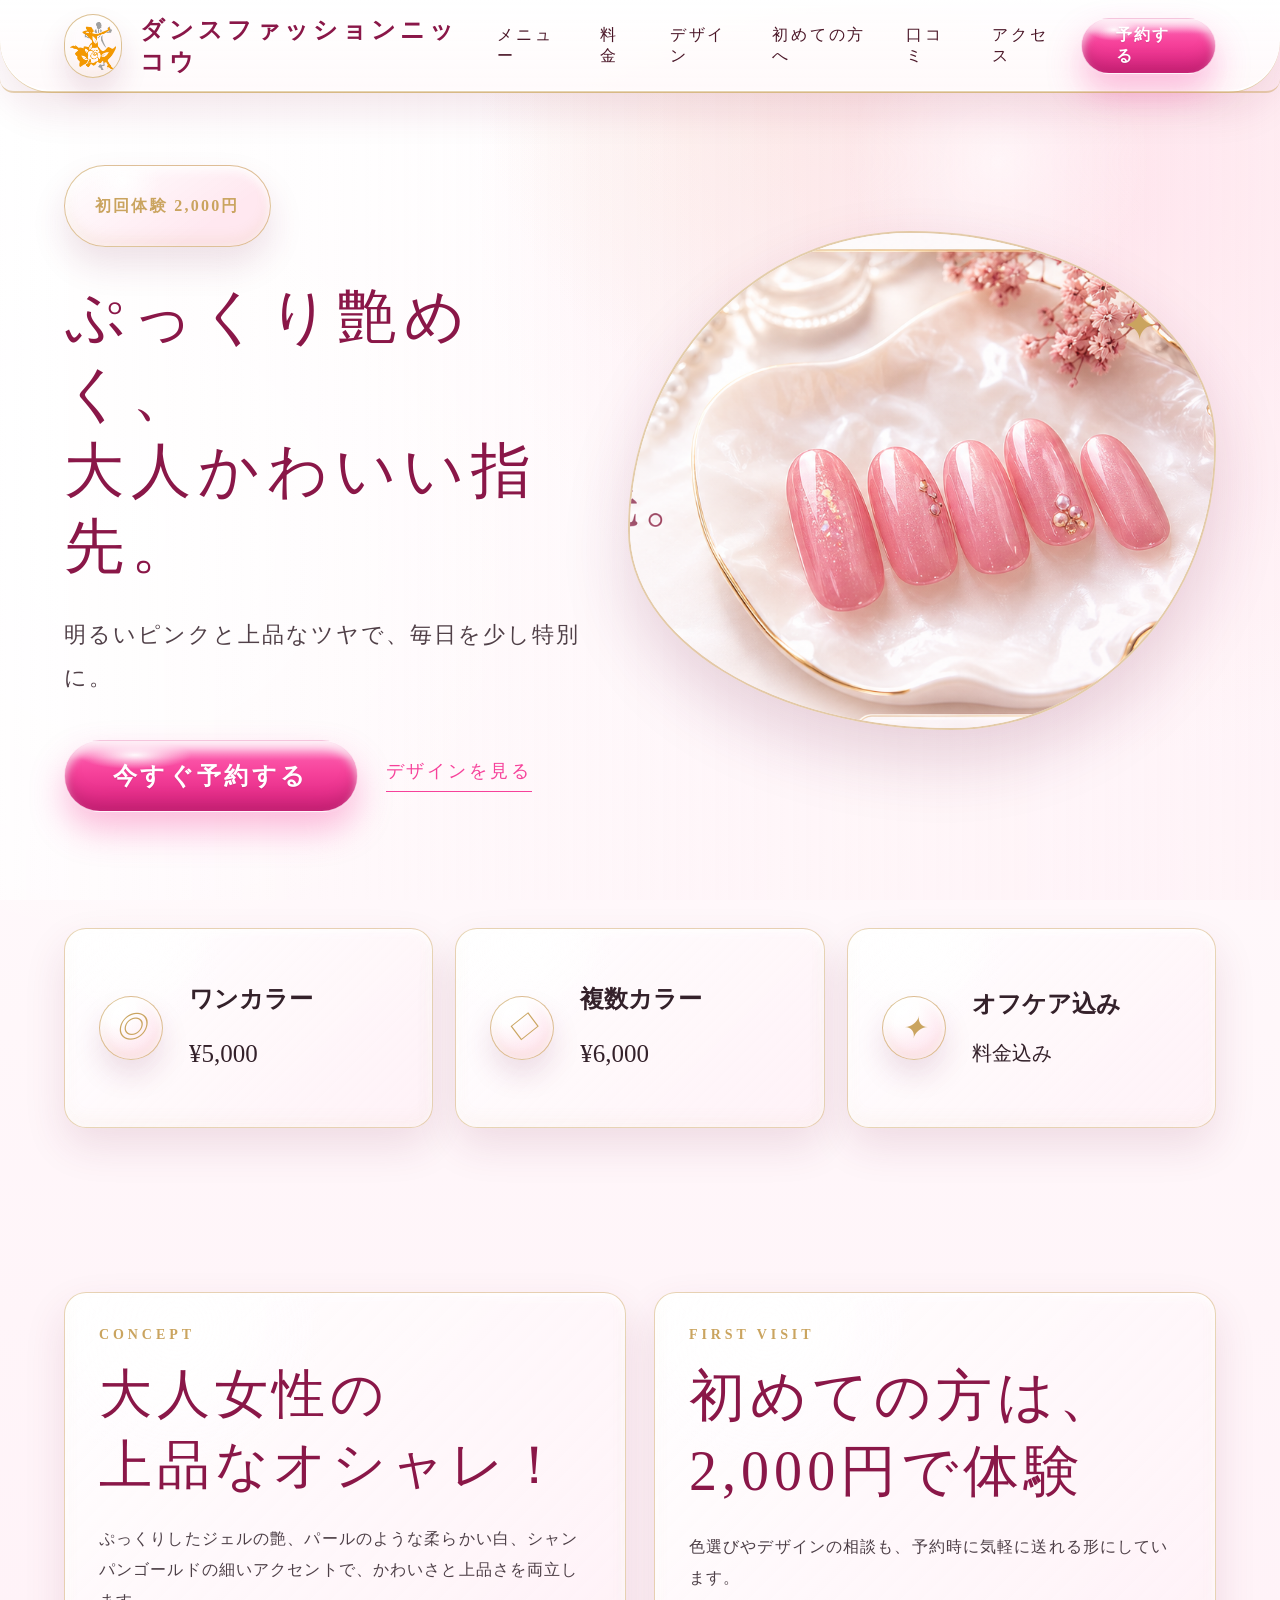
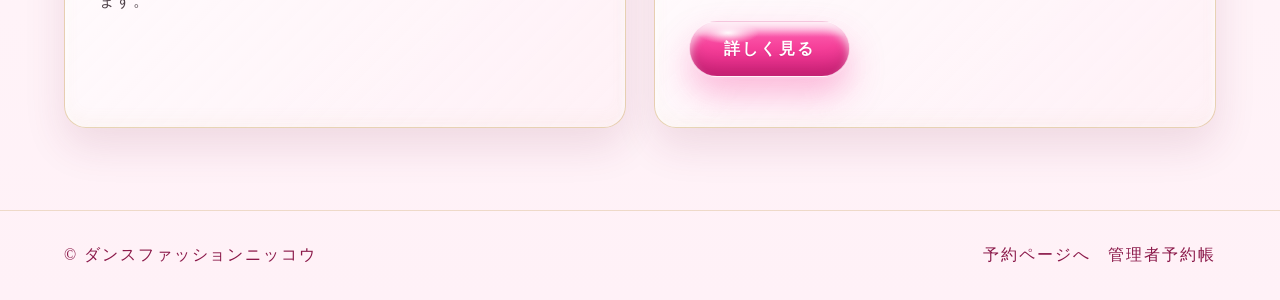
<file: index.html>
<!doctype html>
<html lang="ja">
<head>
  <meta charset="UTF-8">
  <meta name="viewport" content="width=device-width, initial-scale=1.0">
  <title>ダンスファッションニッコウ | 福岡県糟屋郡のジェルネイル</title>
  <meta name="description" content="福岡県糟屋郡のダンスファッションニッコウ。明るいピンクと上品なツヤのジェルネイルを、初回体験2,000円から予約できます。">
  <meta name="google-site-verification" content="tWA9K8xNEadjJimB8pBl8q5FpSUc28dDAjUXmprgNKQ">
  <link rel="canonical" href="https://nikko-gel-nail-site.vercel.app/">
  <link rel="stylesheet" href="styles.css">
  <script src="header-footer.js"></script>
</head>
<body>
<main>
  <section class="page hero">
    <div>
      <p class="badge">初回体験 2,000円</p>
      <h1>ぷっくり艶めく、<br>大人かわいい指先。</h1>
      <p class="lead">明るいピンクと上品なツヤで、毎日を少し特別に。</p>
      <div class="actions">
        <a class="gel-button" href="reserve.html">今すぐ予約する</a>
        <a class="text-link" href="gallery.html">デザインを見る</a>
      </div>
    </div>
    <div class="visual hero-visual">
      <div class="hero-photo-frame">
        <img src="images/hero-nails-plate.png" alt="パール皿に並んだピンクのジェルネイル">
      </div>
      <div class="spark">✦</div>
    </div>
  </section>

  <section class="page grid-3">
    <article class="card menu-card"><span class="icon">◎</span><div><h2>ワンカラー</h2><p class="menu-price">¥5,000</p></div></article>
    <article class="card menu-card"><span class="icon">◇</span><div><h2>複数カラー</h2><p class="menu-price">¥6,000</p></div></article>
    <article class="card menu-card"><span class="icon">✦</span><div><h2>オフケア込み</h2><p class="menu-note">料金込み</p></div></article>
  </section>

  <section class="page grid-2">
    <article class="card">
      <p class="kicker">Concept</p>
      <h2 class="section-title concept-title">大人女性の<br>上品なオシャレ！</h2>
      <p class="body-copy">ぷっくりしたジェルの艶、パールのような柔らかい白、シャンパンゴールドの細いアクセントで、かわいさと上品さを両立します。</p>
    </article>
    <article class="card">
      <p class="kicker">First Visit</p>
      <h2 class="section-title">初めての方は、<br>2,000円で体験</h2>
      <p class="body-copy">色選びやデザインの相談も、予約時に気軽に送れる形にしています。</p>
      <p style="margin-top:28px"><a class="gel-button" href="first.html">詳しく見る</a></p>
    </article>
  </section>
</main>
</body>
</html>
</file>
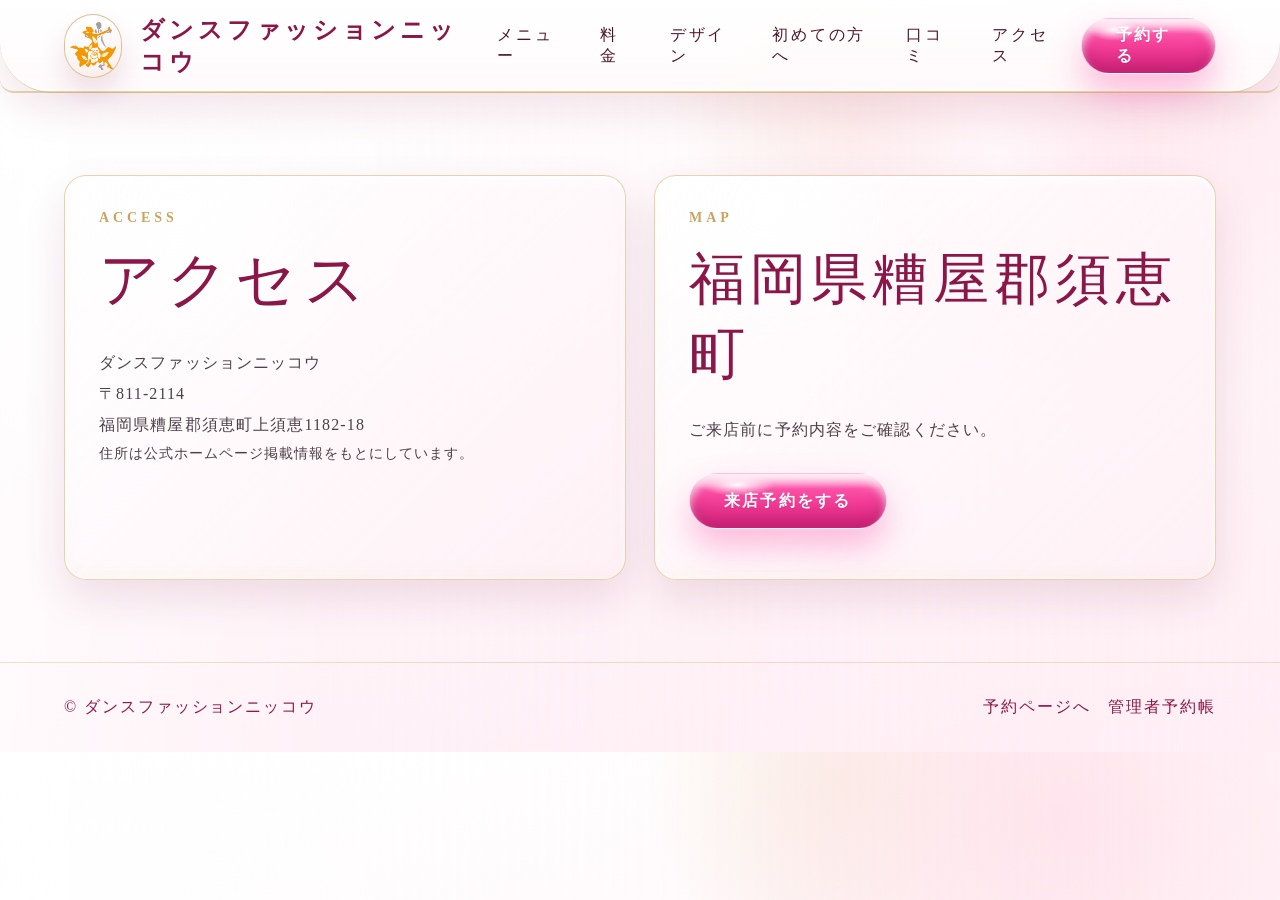
<file: access.html>
<!doctype html>
<html lang="ja">
<head>
  <meta charset="UTF-8">
  <meta name="viewport" content="width=device-width, initial-scale=1.0">
  <title>アクセス | ダンスファッションニッコウ</title>
  <meta name="description" content="ダンスファッションニッコウへのアクセス。福岡県糟屋郡須恵町でジェルネイルの予約を受け付けています。">
  <link rel="canonical" href="https://nikko-gel-nail-site.vercel.app/access.html">
  <link rel="stylesheet" href="styles.css">
  <script src="header-footer.js"></script>
</head>
<body>
<main class="page grid-2">
  <article class="card">
    <p class="kicker">Access</p>
    <h1>アクセス</h1>
    <p class="body-copy">ダンスファッションニッコウ<br>〒811-2114<br>福岡県糟屋郡須恵町上須恵1182-18</p>
    <p class="body-copy" style="font-size:14px">住所は公式ホームページ掲載情報をもとにしています。</p>
  </article>
  <article class="card">
    <p class="kicker">Map</p>
    <h2 class="section-title">福岡県糟屋郡須恵町</h2>
    <p class="body-copy">ご来店前に予約内容をご確認ください。</p>
    <p style="margin-top:28px"><a class="gel-button" href="reserve.html">来店予約をする</a></p>
  </article>
</main>
</body>
</html>
</file>
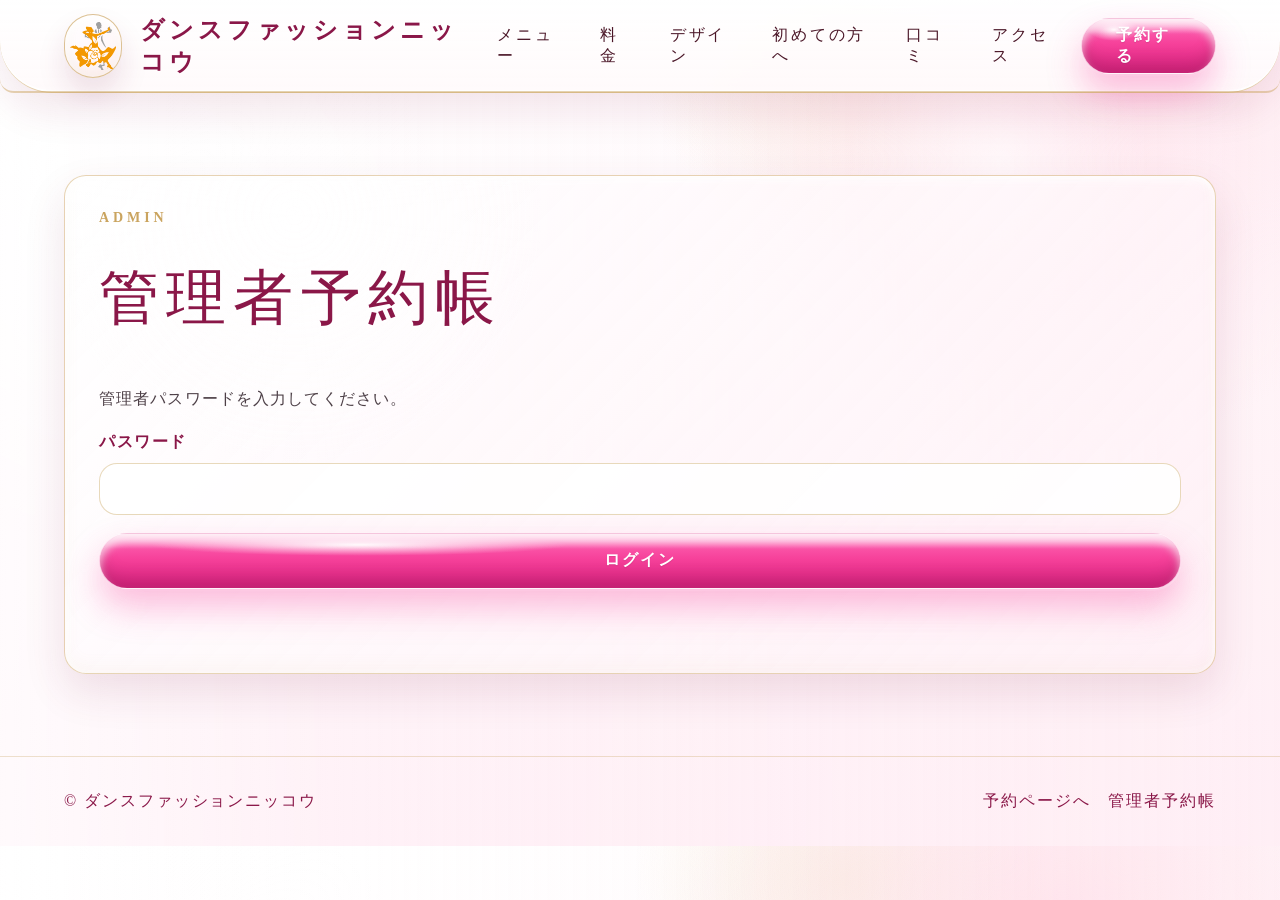
<file: admin-reservations.html>
<!doctype html>
<html lang="ja">
  <head>
    <meta charset="UTF-8">
    <meta name="viewport" content="width=device-width, initial-scale=1.0">
    <title>管理者予約帳 | ダンスファッションニッコウ</title>
    <link rel="stylesheet" href="styles.css">
    <script src="header-footer.js"></script>
  </head>
  <body>
    <main class="page">
      <section id="loginBox" class="card form">
        <p class="kicker">Admin</p>
        <h1>管理者予約帳</h1>
        <p class="body-copy">管理者パスワードを入力してください。</p>
        <label>パスワード<input id="adminPassword" type="password"></label>
        <button id="loginButton" class="gel-button" type="button">ログイン</button>
        <p id="loginMessage" class="message danger"></p>
      </section>

      <section id="adminApp" style="display:none">
        <div class="grid-2">
          <form class="card form">
            <p class="kicker">Add</p>
            <h2 class="section-title">電話予約・受付停止を追加</h2>
            <label>日付<input id="adminDate" type="date"></label>
            <label>時間<select id="adminStartTime"></select></label>
            <label>種別<select id="adminStatus"><option value="reserved">予約済み</option><option value="blocked">受付停止</option></select></label>
            <label>メニュー<select id="adminMenu"><option value="trial">体験ジェルネイル</option><option value="repeat">2回目以降のお客様</option></select></label>
            <label>名前<input id="adminName" placeholder="電話予約の場合のみ"></label>
            <label>電話番号<input id="adminPhone" placeholder="電話予約の場合のみ"></label>
            <label>備考<textarea id="adminNote" rows="3"></textarea></label>
            <label>管理者メモ<textarea id="adminMemo" rows="3"></textarea></label>
            <button id="addAdminReservation" class="gel-button" type="button">追加する</button>
            <p id="adminMessage" class="message"></p>
          </form>
          <div class="card">
            <p class="kicker">Rule</p>
            <h2 class="section-title">予約ルール</h2>
            <p class="body-copy">管理者は当日、60日より先、土日祝の電話予約も手入力できます。</p>
            <p class="body-copy">ただし、同じ日時の二重予約と受付停止枠への追加はできません。</p>
          </div>
        </div>
        <section class="card" style="margin-top:28px">
          <p class="kicker">List</p>
          <h2 class="section-title">予約一覧</h2>
          <div class="table-wrap"><table><thead><tr><th>日付</th><th>時間</th><th>名前</th><th>電話</th><th>メニュー</th><th>備考</th><th>管理メモ</th><th>状態</th><th>操作</th></tr></thead><tbody id="reservationRows"></tbody></table></div>
        </section>
      </section>
    </main>
    <script src="admin-reservations.js"></script>
  </body>
</html>
</file>
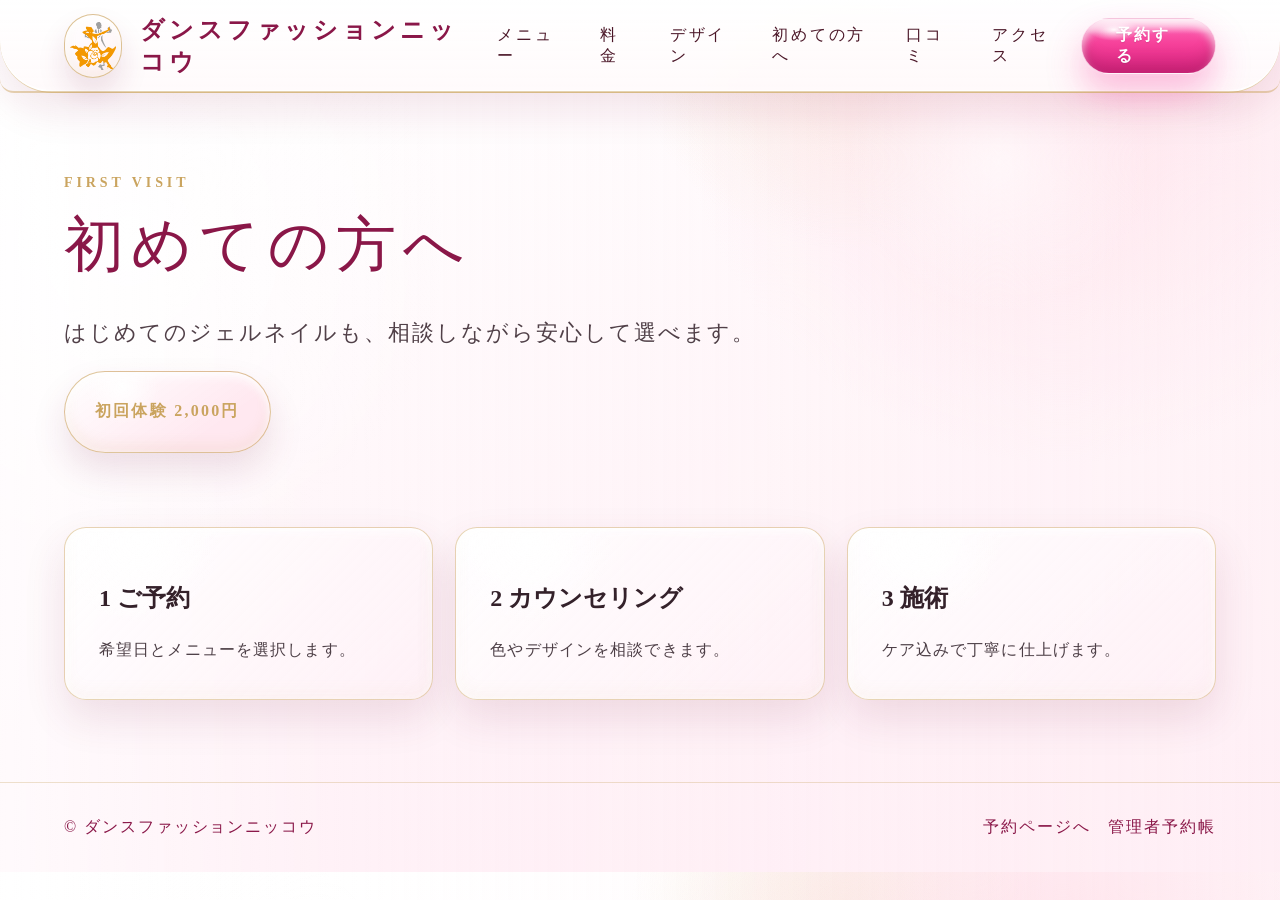
<file: first.html>
<!doctype html>
<html lang="ja">
<head>
  <meta charset="UTF-8">
  <meta name="viewport" content="width=device-width, initial-scale=1.0">
  <title>初めての方へ | ダンスファッションニッコウ</title>
  <meta name="description" content="初めての方はジェルネイルを2,000円で体験できます。予約、カウンセリング、施術の流れを紹介します。">
  <link rel="canonical" href="https://nikko-gel-nail-site.vercel.app/first.html">
  <link rel="stylesheet" href="styles.css">
  <script src="header-footer.js"></script>
</head>
<body>
<main class="page">
  <p class="kicker">First Visit</p>
  <h1>初めての方へ</h1>
  <p class="lead">はじめてのジェルネイルも、相談しながら安心して選べます。</p>
  <p class="badge">初回体験 2,000円</p>
  <div class="grid-3" style="margin-top:42px">
    <article class="card"><h2>1 ご予約</h2><p class="body-copy">希望日とメニューを選択します。</p></article>
    <article class="card"><h2>2 カウンセリング</h2><p class="body-copy">色やデザインを相談できます。</p></article>
    <article class="card"><h2>3 施術</h2><p class="body-copy">ケア込みで丁寧に仕上げます。</p></article>
  </div>
</main>
</body>
</html>
</file>
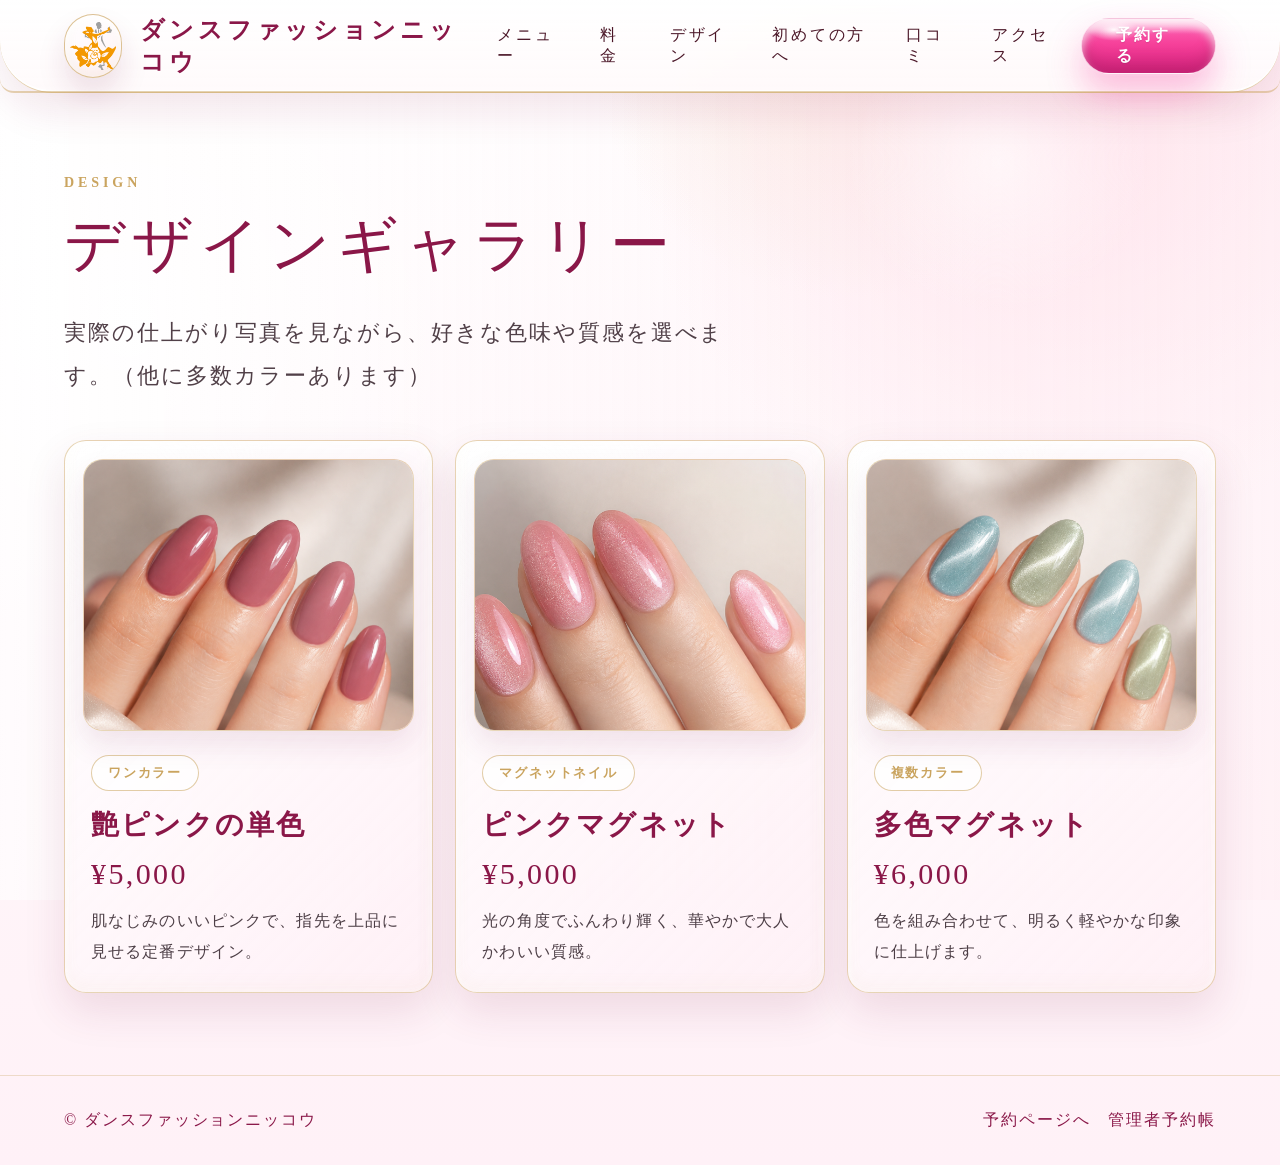
<file: gallery.html>
<!doctype html>
<html lang="ja">
<head>
  <meta charset="UTF-8">
  <meta name="viewport" content="width=device-width, initial-scale=1.0">
  <title>デザインギャラリー | ダンスファッションニッコウ</title>
  <meta name="description" content="ワンカラー、ピンクマグネット、多色マグネットなど、ダンスファッションニッコウのジェルネイルデザイン写真を掲載しています。">
  <link rel="canonical" href="https://nikko-gel-nail-site.vercel.app/gallery.html">
  <link rel="stylesheet" href="styles.css">
  <script src="header-footer.js"></script>
</head>
<body>
<main class="page">
  <p class="kicker">Design</p>
  <h1>デザインギャラリー</h1>
  <p class="lead">実際の仕上がり写真を見ながら、好きな色味や質感を選べます。（他に多数カラーあります）</p>

  <div class="grid-3 photo-gallery" style="margin-top:42px">
    <article class="card photo-card">
      <div class="photo-frame"><img src="images/one-color.png" alt="ピンクのワンカラージェルネイル"></div>
      <div class="photo-copy"><p class="photo-label">ワンカラー</p><h2>艶ピンクの単色</h2><p class="photo-price">¥5,000</p><p class="body-copy">肌なじみのいいピンクで、指先を上品に見せる定番デザイン。</p></div>
    </article>
    <article class="card photo-card">
      <div class="photo-frame"><img class="rotate-180" src="images/pink-magnet.png" alt="ピンクマグネットネイル"></div>
      <div class="photo-copy"><p class="photo-label">マグネットネイル</p><h2>ピンクマグネット</h2><p class="photo-price">¥5,000</p><p class="body-copy">光の角度でふんわり輝く、華やかで大人かわいい質感。</p></div>
    </article>
    <article class="card photo-card">
      <div class="photo-frame"><img src="images/multi-color.png" alt="ブルーとグリーンの多色マグネットネイル"></div>
      <div class="photo-copy"><p class="photo-label">複数カラー</p><h2>多色マグネット</h2><p class="photo-price">¥6,000</p><p class="body-copy">色を組み合わせて、明るく軽やかな印象に仕上げます。</p></div>
    </article>
  </div>
</main>
</body>
</html>
</file>
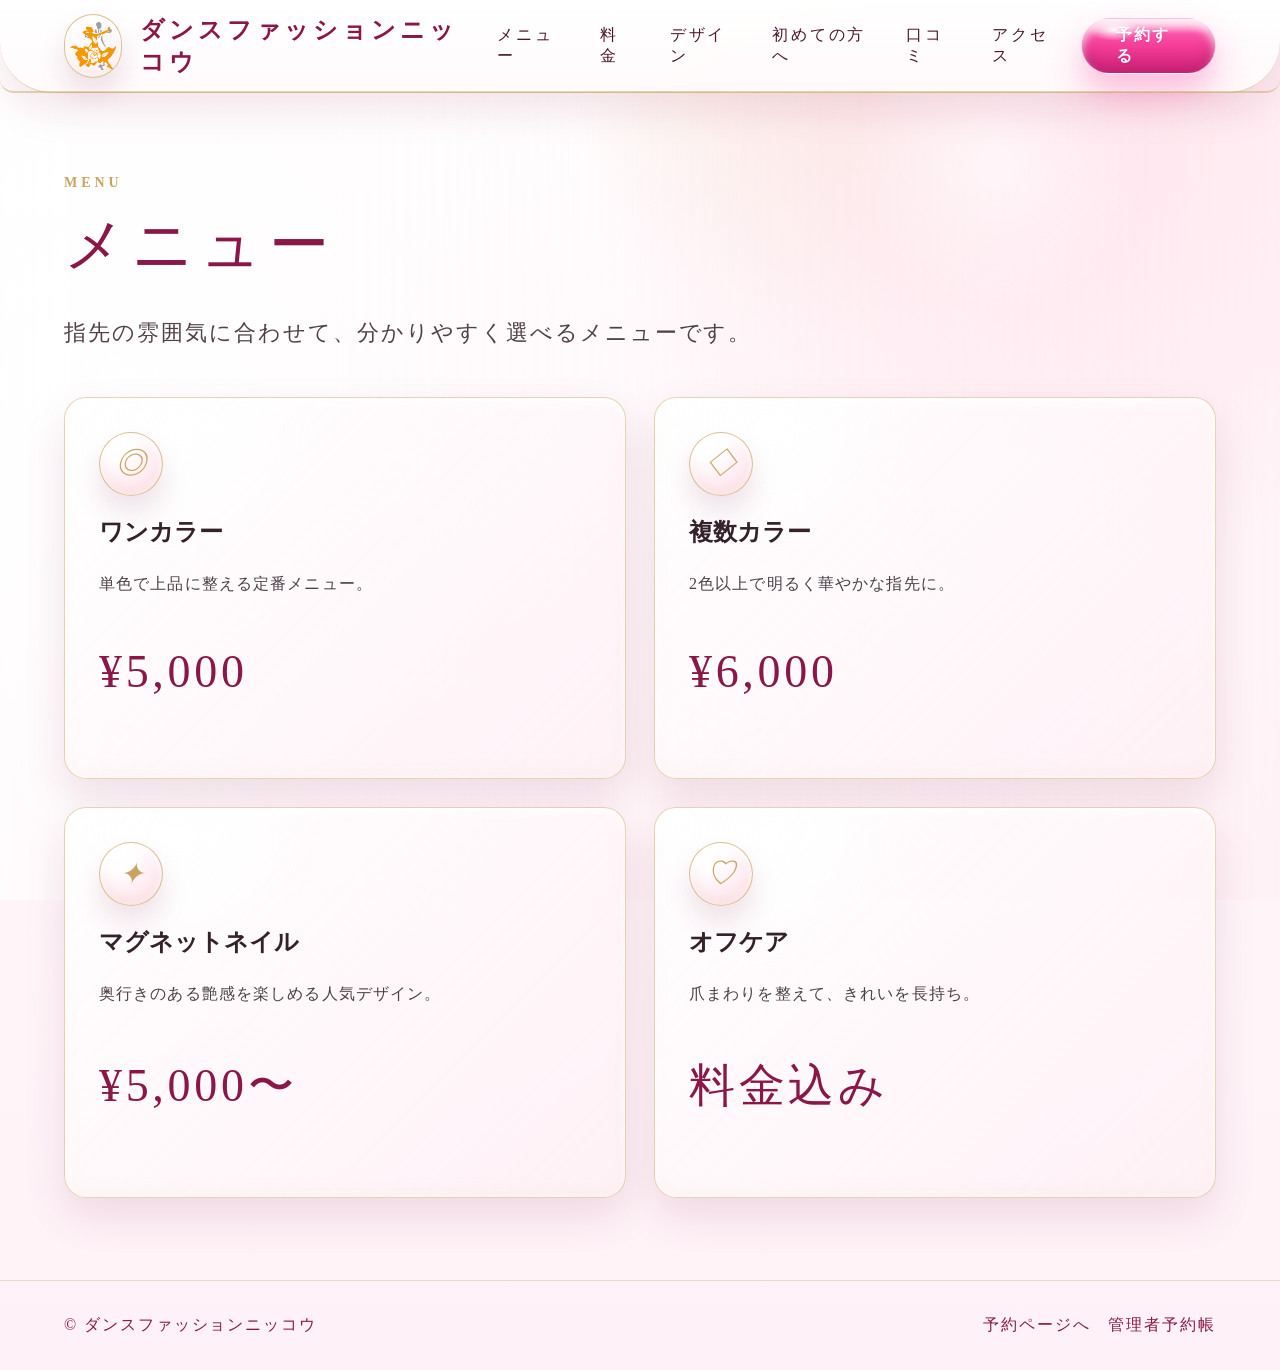
<file: menu.html>
<!doctype html>
<html lang="ja">
<head>
  <meta charset="UTF-8">
  <meta name="viewport" content="width=device-width, initial-scale=1.0">
  <title>メニュー | ダンスファッションニッコウ</title>
  <meta name="description" content="ダンスファッションニッコウのジェルネイルメニュー。ワンカラー、複数カラー、マグネットネイル、オフケア込み。">
  <link rel="canonical" href="https://nikko-gel-nail-site.vercel.app/menu.html">
  <link rel="stylesheet" href="styles.css">
  <script src="header-footer.js"></script>
</head>
<body>
<main class="page">
  <p class="kicker">Menu</p>
  <h1>メニュー</h1>
  <p class="lead">指先の雰囲気に合わせて、分かりやすく選べるメニューです。</p>
  <div class="grid-2" style="margin-top:42px">
    <article class="card"><span class="icon">◎</span><h2>ワンカラー</h2><p class="body-copy">単色で上品に整える定番メニュー。</p><p class="price">¥5,000</p></article>
    <article class="card"><span class="icon">◇</span><h2>複数カラー</h2><p class="body-copy">2色以上で明るく華やかな指先に。</p><p class="price">¥6,000</p></article>
    <article class="card"><span class="icon">✦</span><h2>マグネットネイル</h2><p class="body-copy">奥行きのある艶感を楽しめる人気デザイン。</p><p class="price">¥5,000〜</p></article>
    <article class="card"><span class="icon">♡</span><h2>オフケア</h2><p class="body-copy">爪まわりを整えて、きれいを長持ち。</p><p class="price">料金込み</p></article>
  </div>
</main>
</body>
</html>
</file>
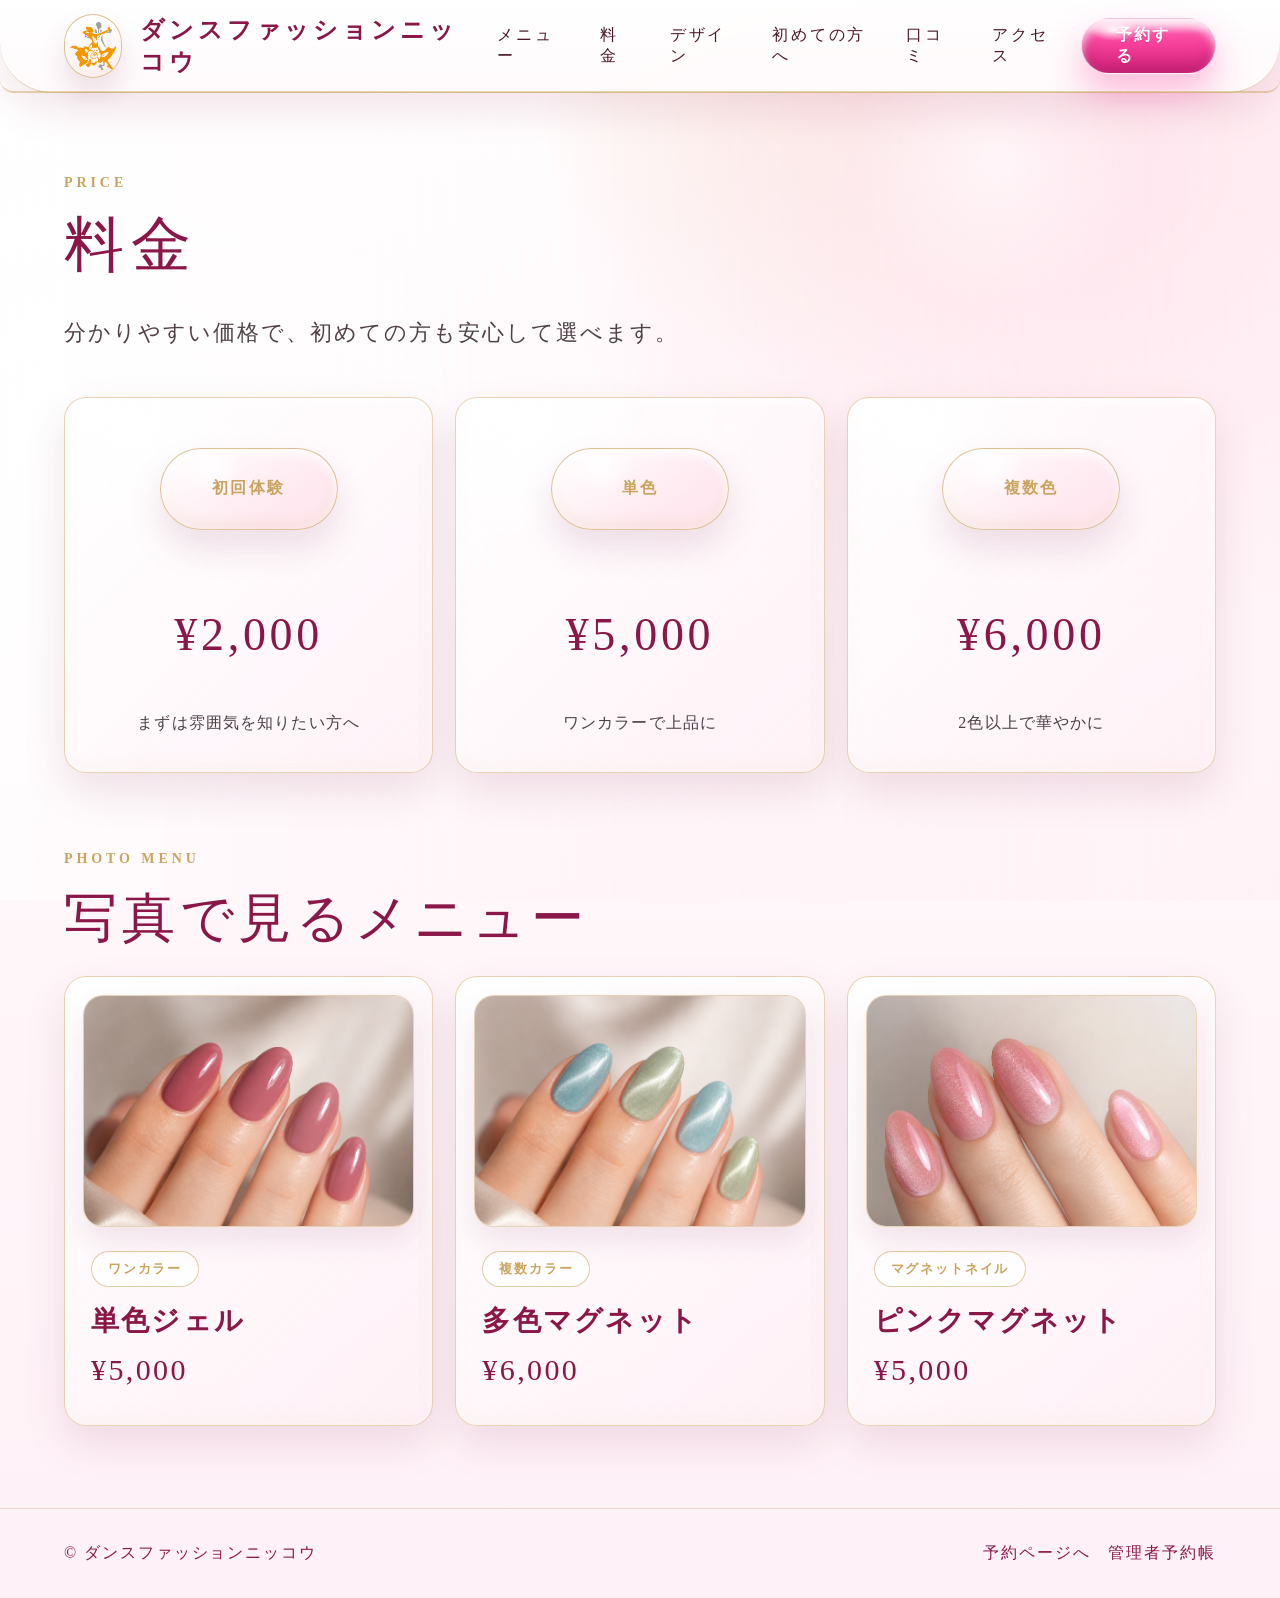
<file: price.html>
<!doctype html>
<html lang="ja">
<head>
  <meta charset="UTF-8">
  <meta name="viewport" content="width=device-width, initial-scale=1.0">
  <title>料金 | ダンスファッションニッコウ</title>
  <meta name="description" content="ジェルネイル料金は初回体験2,000円、単色5,000円、複数色6,000円。写真付きでメニューを確認できます。">
  <link rel="canonical" href="https://nikko-gel-nail-site.vercel.app/price.html">
  <link rel="stylesheet" href="styles.css">
  <script src="header-footer.js"></script>
</head>
<body>
<main class="page">
  <p class="kicker">Price</p>
  <h1>料金</h1>
  <p class="lead">分かりやすい価格で、初めての方も安心して選べます。</p>

  <div class="grid-3" style="margin-top:42px">
    <article class="card" style="text-align:center"><p class="badge">初回体験</p><p class="price">¥2,000</p><p class="body-copy">まずは雰囲気を知りたい方へ</p></article>
    <article class="card" style="text-align:center"><p class="badge">単色</p><p class="price">¥5,000</p><p class="body-copy">ワンカラーで上品に</p></article>
    <article class="card" style="text-align:center"><p class="badge">複数色</p><p class="price">¥6,000</p><p class="body-copy">2色以上で華やかに</p></article>
  </div>

  <section class="price-photo-section">
    <p class="kicker">Photo Menu</p>
    <h2 class="section-title concept-title">写真で見るメニュー</h2>
    <div class="grid-3 photo-gallery">
      <article class="card photo-card compact">
        <div class="photo-frame"><img src="images/one-color.png" alt="ピンクのワンカラージェルネイル"></div>
        <div class="photo-copy"><p class="photo-label">ワンカラー</p><h3>単色ジェル</h3><p class="photo-price">¥5,000</p></div>
      </article>
      <article class="card photo-card compact">
        <div class="photo-frame"><img src="images/multi-color.png" alt="ブルーとグリーンの複数カラージェルネイル"></div>
        <div class="photo-copy"><p class="photo-label">複数カラー</p><h3>多色マグネット</h3><p class="photo-price">¥6,000</p></div>
      </article>
      <article class="card photo-card compact">
        <div class="photo-frame"><img class="rotate-180" src="images/pink-magnet.png" alt="ピンクマグネットネイル"></div>
        <div class="photo-copy"><p class="photo-label">マグネットネイル</p><h3>ピンクマグネット</h3><p class="photo-price">¥5,000</p></div>
      </article>
    </div>
  </section>
</main>
</body>
</html>
</file>
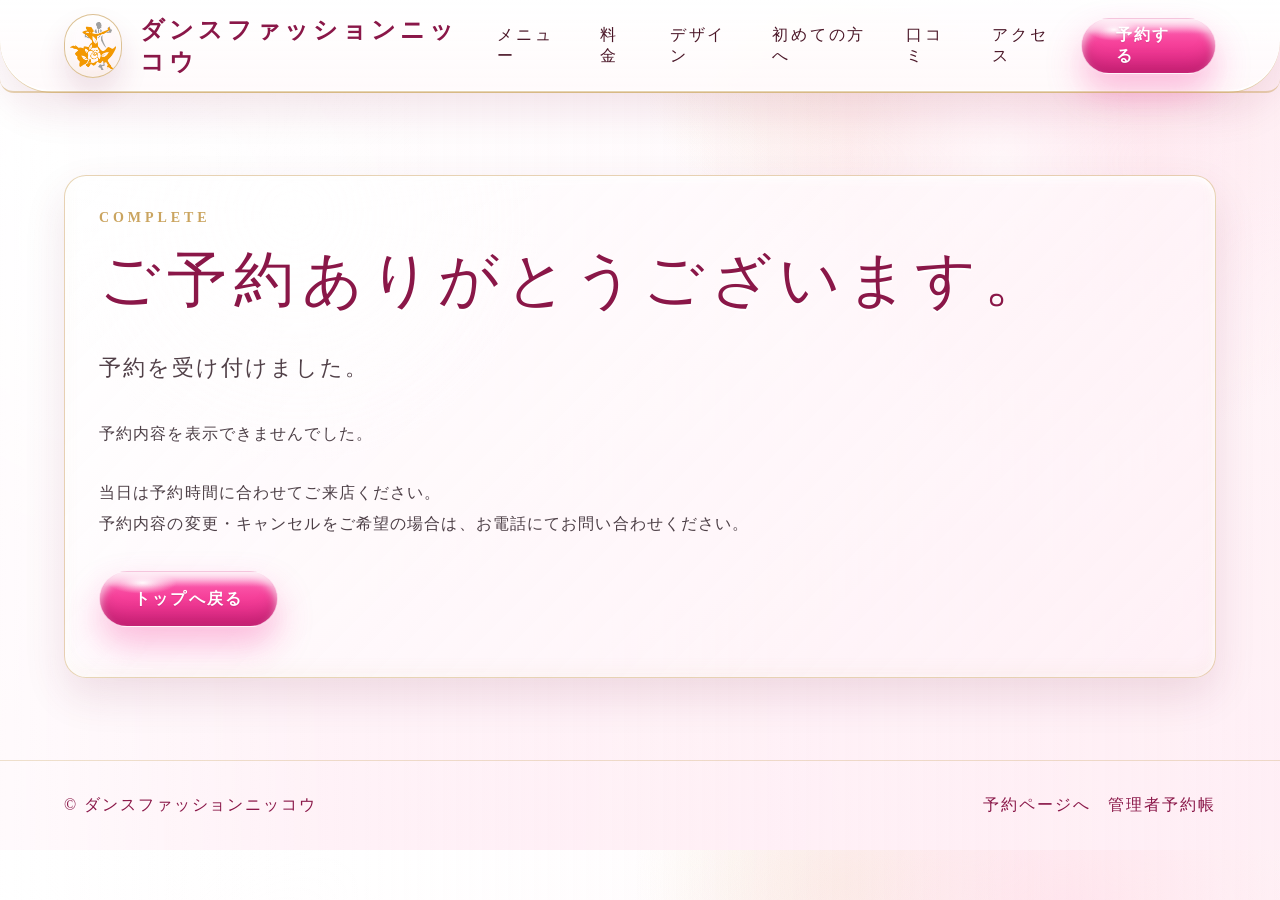
<file: reserve-complete.html>
<!doctype html>
<html lang="ja">
  <head>
    <meta charset="UTF-8">
    <meta name="viewport" content="width=device-width, initial-scale=1.0">
    <title>予約完了 | ダンスファッションニッコウ</title>
    <meta name="description" content="ダンスファッションニッコウのジェルネイル予約完了ページです。">
    <meta name="robots" content="noindex">
    <link rel="stylesheet" href="styles.css">
    <script src="header-footer.js"></script>
  </head>
  <body>
    <main class="page">
      <section class="card">
        <p class="kicker">Complete</p>
        <h1>ご予約ありがとうございます。</h1>
        <p class="lead">予約を受け付けました。</p>
        <div id="completeDetails" class="body-copy" style="margin-top:28px"></div>
        <p class="body-copy" style="margin-top:28px">当日は予約時間に合わせてご来店ください。</p>
        <p class="body-copy">予約内容の変更・キャンセルをご希望の場合は、お電話にてお問い合わせください。</p>
        <p style="margin-top:32px"><a class="gel-button" href="index.html">トップへ戻る</a></p>
      </section>
    </main>
    <script>
      const data = JSON.parse(sessionStorage.getItem("lastReservation") || "{}");
      const labels = { trial: "体験ジェルネイル", repeat: "2回目以降のお客様" };
      document.getElementById("completeDetails").innerHTML = data.date
        ? `<p>予約日時：${data.date} ${data.startTime}〜${data.endTime}</p><p>メニュー：${labels[data.menuType] || data.menuType}</p><p>お名前：${data.customerName}</p>`
        : "<p>予約内容を表示できませんでした。</p>";
    </script>
  </body>
</html>
</file>
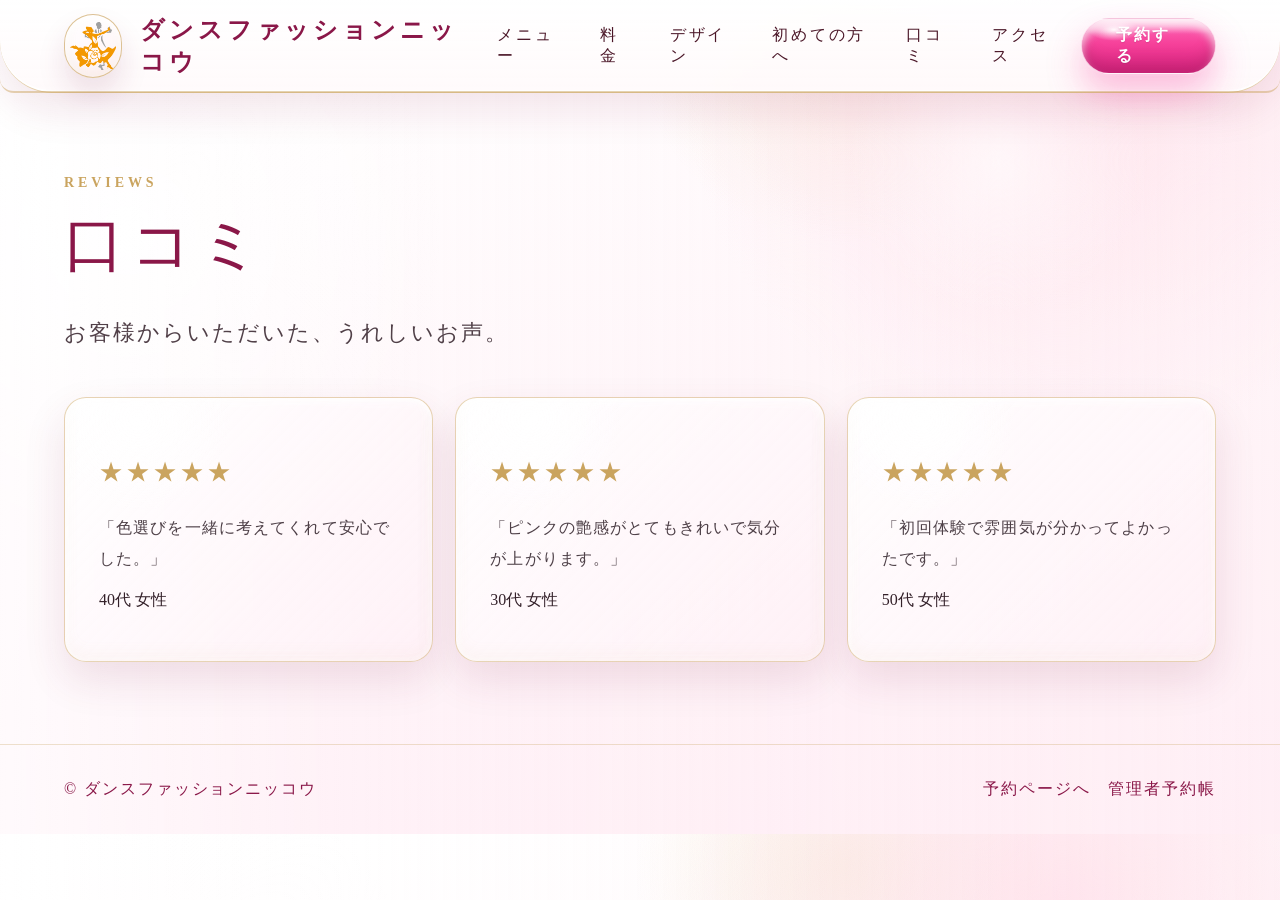
<file: reviews.html>
<!doctype html>
<html lang="ja">
<head>
  <meta charset="UTF-8">
  <meta name="viewport" content="width=device-width, initial-scale=1.0">
  <title>口コミ | ダンスファッションニッコウ</title>
  <meta name="description" content="ダンスファッションニッコウのジェルネイルをご利用いただいたお客様の声を紹介します。">
  <link rel="canonical" href="https://nikko-gel-nail-site.vercel.app/reviews.html">
  <link rel="stylesheet" href="styles.css">
  <script src="header-footer.js"></script>
</head>
<body>
<main class="page">
  <p class="kicker">Reviews</p>
  <h1>口コミ</h1>
  <p class="lead">お客様からいただいた、うれしいお声。</p>
  <div class="grid-3" style="margin-top:42px">
    <article class="card"><p class="stars">★★★★★</p><p class="body-copy">「色選びを一緒に考えてくれて安心でした。」</p><p>40代 女性</p></article>
    <article class="card"><p class="stars">★★★★★</p><p class="body-copy">「ピンクの艶感がとてもきれいで気分が上がります。」</p><p>30代 女性</p></article>
    <article class="card"><p class="stars">★★★★★</p><p class="body-copy">「初回体験で雰囲気が分かってよかったです。」</p><p>50代 女性</p></article>
  </div>
</main>
</body>
</html>
</file>
<file: styles.css>
:root {
  --pearl: #fffafb;
  --blush: #ffe6ef;
  --pink: #f6419a;
  --pink-deep: #d81f7d;
  --rose: #8a1748;
  --gold: #caa45f;
  --gold-soft: #efd5a8;
  --cocoa: #34212a;
  --mist: rgba(255, 244, 248, .82);
}
* { box-sizing: border-box; }
html { scroll-behavior: smooth; }
body {
  margin: 0;
  background:
    radial-gradient(circle at 83% 9%, rgba(255, 225, 234, .92), transparent 29%),
    radial-gradient(circle at 66% 4%, rgba(238, 213, 168, .32), transparent 18%),
    radial-gradient(circle at 10% 28%, rgba(255, 255, 255, .96), transparent 24%),
    linear-gradient(180deg, #fff 0%, #fff7fa 54%, #fff1f7 100%);
  color: var(--cocoa);
  font-family: "Hiragino Mincho ProN", "Yu Mincho", "YuMincho", serif;
}
body::before {
  content: "";
  position: fixed;
  inset: 0;
  pointer-events: none;
  background:
    radial-gradient(circle at 78% 18%, rgba(255,255,255,.62), transparent 12%),
    linear-gradient(90deg, rgba(255,255,255,.62), transparent 28%, rgba(255,232,240,.28));
  z-index: -1;
}
a { color: inherit; text-decoration: none; }
.header {
  position: sticky; top: 0; z-index: 10;
  border-bottom: 1px solid rgba(202,164,95,.52);
  border-radius: 0 0 52px 52px;
  background: linear-gradient(180deg, rgba(255,255,255,.96), rgba(255,250,251,.92));
  box-shadow: 0 18px 38px rgba(138,23,72,.1), inset 0 -2px 0 rgba(255,255,255,.92);
  backdrop-filter: blur(18px);
}
.header::after {
  content: "";
  position: absolute;
  left: 0;
  right: 0;
  bottom: -1px;
  height: 12px;
  border-bottom: 2px solid rgba(202,164,95,.48);
  border-radius: 0 0 54px 54px;
  pointer-events: none;
}
.header-inner {
  display: flex; align-items: center; justify-content: space-between; gap: 24px;
  max-width: 1460px; min-height: 92px; margin: 0 auto; padding: 0 64px;
}
.brand { display: flex; align-items: center; gap: 18px; color: var(--rose); font-size: 24px; font-weight: 700; letter-spacing: .16em; text-shadow: 0 1px 0 #fff; }
.mark, .icon {
  display: grid; place-items: center; width: 64px; height: 64px;
  border: 1px solid rgba(202,164,95,.65); border-radius: 999px;
  background:
    radial-gradient(circle at 30% 18%, #fff, rgba(255,255,255,.86) 24%, #ffe9f1 68%),
    linear-gradient(145deg, #fff, #fde4ed);
  color: var(--gold); box-shadow: inset 0 4px 10px #fff, inset 0 -5px 12px rgba(202,164,95,.12), 0 16px 28px rgba(122,33,75,.13);
  font-size: 30px; font-style: italic;
}
.logo-mark {
  overflow: hidden;
  padding: 5px;
  background: linear-gradient(145deg, #fff, #fff3f7);
}
.logo-mark img {
  display: block;
  width: 100%;
  height: 100%;
  object-fit: contain;
}
nav { display: flex; align-items: center; gap: 38px; font-size: 16px; letter-spacing: .18em; color: #4b1728; }
.gel-button {
  display: inline-flex; align-items: center; justify-content: center; min-height: 56px;
  border: 1px solid rgba(255,255,255,.74); border-radius: 999px; padding: 0 34px;
  background:
    linear-gradient(180deg, rgba(255,255,255,.72), transparent 28%),
    radial-gradient(ellipse at 24% 20%, rgba(255,255,255,.96), transparent 18%),
    linear-gradient(180deg,#ff69b7 0%,var(--pink) 46%,var(--pink-deep) 100%);
  color: #fff; font-weight: 700; letter-spacing: .14em;
  text-shadow: 0 1px 1px rgba(122,33,75,.18);
  box-shadow: inset 0 7px 9px rgba(255,255,255,.68), inset 0 -9px 15px rgba(122,33,75,.25), 0 18px 34px rgba(246,65,154,.34), 0 2px 0 rgba(255,255,255,.7);
}
.page { max-width: 1280px; margin: 0 auto; padding: 82px 64px; }
.hero { display: grid; grid-template-columns: .94fr 1.06fr; gap: 42px; align-items: center; max-width: 1460px; padding-top: 56px; padding-bottom: 34px; }
.badge {
  display: inline-flex; align-items: center; justify-content: center; min-width: 178px; min-height: 82px; margin-bottom: 32px;
  border: 1px solid rgba(202,164,95,.62); border-radius: 999px; padding: 18px 30px;
  background:
    radial-gradient(circle at 28% 18%, rgba(255,255,255,.96), transparent 23%),
    linear-gradient(145deg, rgba(255,255,255,.92), #ffe8f0 72%);
  color: var(--gold); font-weight: 700; letter-spacing: .14em;
  box-shadow: inset 0 4px 10px #fff, inset 0 -7px 14px rgba(202,164,95,.12), 0 18px 34px rgba(122,33,75,.13);
}
h1 { margin: 0 0 28px; color: var(--rose); font-size: 60px; font-weight: 500; line-height: 1.28; letter-spacing: .12em; text-shadow: 0 2px 0 #fff; }
.lead { max-width: 700px; margin: 0; color: rgba(52,33,42,.86); font-size: 22px; line-height: 1.95; letter-spacing: .09em; text-shadow: 0 1px 0 #fff; }
.actions { display: flex; align-items: center; gap: 28px; margin-top: 40px; flex-wrap: wrap; }
.actions .gel-button { min-height: 72px; padding: 0 48px; font-size: 24px; }
.text-link { border-bottom: 1px solid var(--pink); padding-bottom: 8px; color: var(--pink); font-size: 18px; letter-spacing: .16em; }
.visual { position: relative; min-height: 560px; }
.hero-visual {
  display: flex;
  align-items: center;
  justify-content: center;
}
.hero-photo-frame {
  position: relative;
  width: min(100%, 760px);
  aspect-ratio: 1.18;
  overflow: hidden;
  border: 2px solid rgba(202,164,95,.52);
  border-radius: 48% 52% 45% 55% / 60% 43% 57% 40%;
  background:
    radial-gradient(circle at 34% 20%, rgba(255,255,255,.98), transparent 25%),
    linear-gradient(135deg,#fff,#fff1f6 50%,var(--pearl));
  box-shadow: inset 0 16px 42px rgba(255,255,255,.98), inset 0 -16px 38px rgba(202,164,95,.09), 0 30px 66px rgba(122,33,75,.18);
}
.hero-photo-frame::after {
  content: "";
  position: absolute;
  inset: 0;
  background: linear-gradient(120deg, rgba(255,255,255,.5), transparent 38%, rgba(255,232,240,.22));
  pointer-events: none;
}
.hero-photo-frame img {
  display: block;
  width: 100%;
  height: 100%;
  object-fit: cover;
  object-position: center;
}
.shell {
  position: absolute; top: 18px; right: 0; width: 96%; height: 96%;
  border: 2px solid rgba(202,164,95,.62); border-radius: 48% 52% 45% 55% / 60% 43% 57% 40%;
  background:
    radial-gradient(circle at 34% 20%, rgba(255,255,255,.98), transparent 25%),
    radial-gradient(circle at 60% 62%, rgba(255,232,240,.72), transparent 31%),
    linear-gradient(135deg,#fff,#fff1f6 50%,var(--pearl));
  box-shadow: inset 0 16px 42px rgba(255,255,255,.98), inset 0 -16px 38px rgba(202,164,95,.09), 0 30px 66px rgba(122,33,75,.18);
}
.shell::before {
  content: "";
  position: absolute;
  inset: 10%;
  border-radius: inherit;
  background: linear-gradient(120deg, rgba(255,255,255,.86), transparent 45%, rgba(255,213,228,.28));
  filter: blur(1px);
}
.shell::after {
  content: "";
  position: absolute;
  right: 7%;
  bottom: 7%;
  width: 36%;
  height: 5px;
  border-radius: 999px;
  background: rgba(202,164,95,.5);
  transform: rotate(-18deg);
}
.nails { position: absolute; right: 3%; bottom: 105px; display: flex; gap: 16px; transform: rotate(7deg); }
.nail {
  width: 64px; height: 166px; border-radius: 999px;
  background:
    linear-gradient(108deg, transparent 0 42%, rgba(255,255,255,.78) 44% 52%, transparent 55%),
    radial-gradient(circle at 38% 18%, rgba(255,255,255,.55), transparent 18%),
    linear-gradient(180deg,#ffabc9,#e65f96 92%);
  box-shadow: inset 8px 10px 18px rgba(255,255,255,.58), inset -6px -8px 18px rgba(122,33,75,.18), 0 16px 26px rgba(122,33,75,.2);
}
.spark { position: absolute; top: 18%; right: 10%; color: var(--gold); font-size: 42px; text-shadow: 0 2px 8px rgba(202,164,95,.25); }
.card {
  border: 1px solid rgba(202,164,95,.46); border-radius: 22px; padding: 34px;
  background:
    radial-gradient(circle at 20% 8%, rgba(255,255,255,.96), transparent 24%),
    linear-gradient(135deg, rgba(255,255,255,.9), rgba(255,240,246,.72));
  box-shadow: inset 0 3px 9px rgba(255,255,255,.98), inset 0 -7px 16px rgba(202,164,95,.06), 0 18px 42px rgba(122,33,75,.12);
}
.grid-2 { display: grid; grid-template-columns: repeat(2,1fr); gap: 28px; }
.grid-3 { display: grid; grid-template-columns: repeat(3,1fr); gap: 22px; }
.grid-4 { display: grid; grid-template-columns: repeat(4,1fr); gap: 20px; }
.menu-card { display: flex; align-items: center; gap: 26px; min-height: 150px; }
.menu-card .menu-price { font-size: 25px; }
.menu-card .menu-note { font-size: 20px; }
.kicker { margin: 0 0 16px; color: var(--gold); font-size: 14px; font-weight: 700; letter-spacing: .28em; text-transform: uppercase; }
.section-title { margin: 0 0 22px; color: var(--rose); font-size: 56px; font-weight: 500; line-height: 1.34; letter-spacing: .09em; }
.concept-title { font-size: 53px; }
.body-copy { margin: 0; color: rgba(43,27,36,.84); line-height: 1.95; letter-spacing: .07em; }
.price { color: var(--rose); font-size: 46px; letter-spacing: .08em; }
.sample { display: flex; justify-content: center; gap: 8px; min-height: 210px; align-items: center; border: 1px solid rgba(200,164,93,.25); border-radius: 22px; background: radial-gradient(circle at 35% 20%, #fff, transparent 25%), linear-gradient(135deg,#fff,#ffe6f0); }
.sample .nail { width: 34px; height: 98px; }
.photo-gallery { align-items: stretch; }
.photo-card { padding: 18px; overflow: hidden; }
.photo-frame {
  position: relative;
  overflow: hidden;
  min-height: 270px;
  border: 1px solid rgba(202,164,95,.45);
  border-radius: 20px;
  background:
    radial-gradient(circle at 26% 18%, rgba(255,255,255,.96), transparent 24%),
    linear-gradient(135deg,#fff,#ffe8f1);
  box-shadow: inset 0 4px 12px rgba(255,255,255,.9), 0 14px 28px rgba(122,33,75,.1);
}
.photo-frame::after {
  content: "";
  position: absolute;
  inset: 0;
  background: linear-gradient(125deg, rgba(255,255,255,.36), transparent 34%, rgba(255,255,255,.18) 64%, transparent);
  pointer-events: none;
}
.photo-frame img {
  display: block;
  width: 100%;
  height: 100%;
  min-height: 270px;
  object-fit: cover;
  transform: scale(1.02);
}
.photo-frame img.rotate-180 { transform: rotate(180deg) scale(1.02); }
.photo-copy { padding: 24px 8px 6px; }
.photo-copy h2, .photo-copy h3 {
  margin: 0 0 12px;
  color: var(--rose);
  font-size: 28px;
  font-weight: 600;
  line-height: 1.45;
  letter-spacing: .08em;
}
.photo-label {
  display: inline-flex;
  margin: 0 0 14px;
  border: 1px solid rgba(202,164,95,.55);
  border-radius: 999px;
  padding: 8px 16px;
  background: rgba(255,255,255,.74);
  color: var(--gold);
  font-size: 13px;
  font-weight: 700;
  letter-spacing: .14em;
}
.photo-price {
  margin: 0 0 14px;
  color: var(--rose);
  font-size: 30px;
  letter-spacing: .08em;
}
.photo-card.compact .photo-frame,
.photo-card.compact .photo-frame img { min-height: 230px; }
.price-photo-section { margin-top: 78px; }
.stars { color: var(--gold); font-size: 24px; letter-spacing: .12em; }
.form { display: grid; gap: 18px; }
label { display: grid; gap: 10px; color: var(--rose); font-weight: 700; letter-spacing: .1em; }
input, select, textarea { width: 100%; border: 1px solid rgba(200,164,93,.42); border-radius: 18px; padding: 16px 18px; background: rgba(255,255,255,.86); color: var(--cocoa); font: inherit; }
button { font: inherit; cursor: pointer; }
.slot-grid { display: grid; grid-template-columns: repeat(3, 1fr); gap: 12px; }
.calendar-toolbar { display: flex; align-items: center; justify-content: space-between; gap: 16px; margin-bottom: 18px; }
.calendar-toolbar button {
  border: 1px solid rgba(200,164,93,.42); border-radius: 999px; padding: 10px 16px;
  background: rgba(255,255,255,.82); color: var(--rose); font-weight: 700;
}
.month-calendar { display: grid; grid-template-columns: repeat(7, 1fr); gap: 10px; }
.calendar-head { color: var(--gold); font-weight: 700; text-align: center; letter-spacing: .08em; }
.calendar-day {
  min-height: 104px; border: 1px solid rgba(200,164,93,.32); border-radius: 18px; padding: 10px;
  background: rgba(255,255,255,.78); color: var(--cocoa); text-align: left;
}
.calendar-day.empty { opacity: .35; }
.calendar-day.available { background: linear-gradient(180deg,#fff,#ffeaf3); }
.calendar-day.closed, .calendar-day.full, .calendar-day.ended { background: rgba(244,238,241,.65); color: rgba(43,27,36,.56); }
.calendar-day strong { display: block; color: var(--rose); font-size: 18px; }
.calendar-day span { display: block; margin-top: 8px; line-height: 1.45; font-size: 13px; }
.calendar-day button { all: unset; display: block; width: 100%; height: 100%; cursor: pointer; }
.slot-button {
  border: 1px solid rgba(200,164,93,.42); border-radius: 18px; padding: 16px;
  background: rgba(255,255,255,.86); color: var(--rose); font-weight: 700; letter-spacing: .08em;
}
.slot-button.available { background: linear-gradient(180deg,#fff,#ffe7f0); }
.slot-button.selected { outline: 3px solid rgba(255,79,163,.45); background: var(--pink); color: #fff; }
.slot-button:disabled { cursor: not-allowed; opacity: .55; color: rgba(43,27,36,.7); }
.status-pill { display: inline-flex; border-radius: 999px; padding: 6px 12px; background: var(--blush); color: var(--rose); font-size: 13px; }
.table-wrap { overflow-x: auto; }
table { width: 100%; border-collapse: collapse; min-width: 920px; }
th, td { border-bottom: 1px solid rgba(200,164,93,.25); padding: 12px; text-align: left; vertical-align: top; }
th { color: var(--rose); background: rgba(255,227,239,.45); }
.message { margin-top: 16px; color: var(--rose); font-weight: 700; }
.danger { color: #b42318; }
.footer { border-top: 1px solid rgba(200,164,93,.3); padding: 34px 64px; color: var(--rose); letter-spacing: .12em; }
.footer-inner { display: flex; justify-content: space-between; max-width: 1280px; margin: 0 auto; }
@media (max-width: 980px) {
  .header-inner, .page, .footer { padding-left: 24px; padding-right: 24px; }
  .header-inner { flex-wrap: wrap; }
  nav { order: 3; width: 100%; overflow-x: auto; gap: 16px; padding-bottom: 14px; font-size: 14px; }
  .brand { font-size: 17px; letter-spacing: .08em; }
  .hero, .grid-2, .grid-3, .grid-4 { grid-template-columns: 1fr; }
  .month-calendar { grid-template-columns: repeat(2, 1fr); }
  .calendar-head { display: none; }
  h1 { font-size: 40px; letter-spacing: .06em; }
  .section-title, .concept-title { font-size: 38px; }
  .visual { min-height: 420px; }
  .nail { width: 42px; height: 116px; }
  .footer-inner { flex-direction: column; gap: 12px; }
}
</file>
